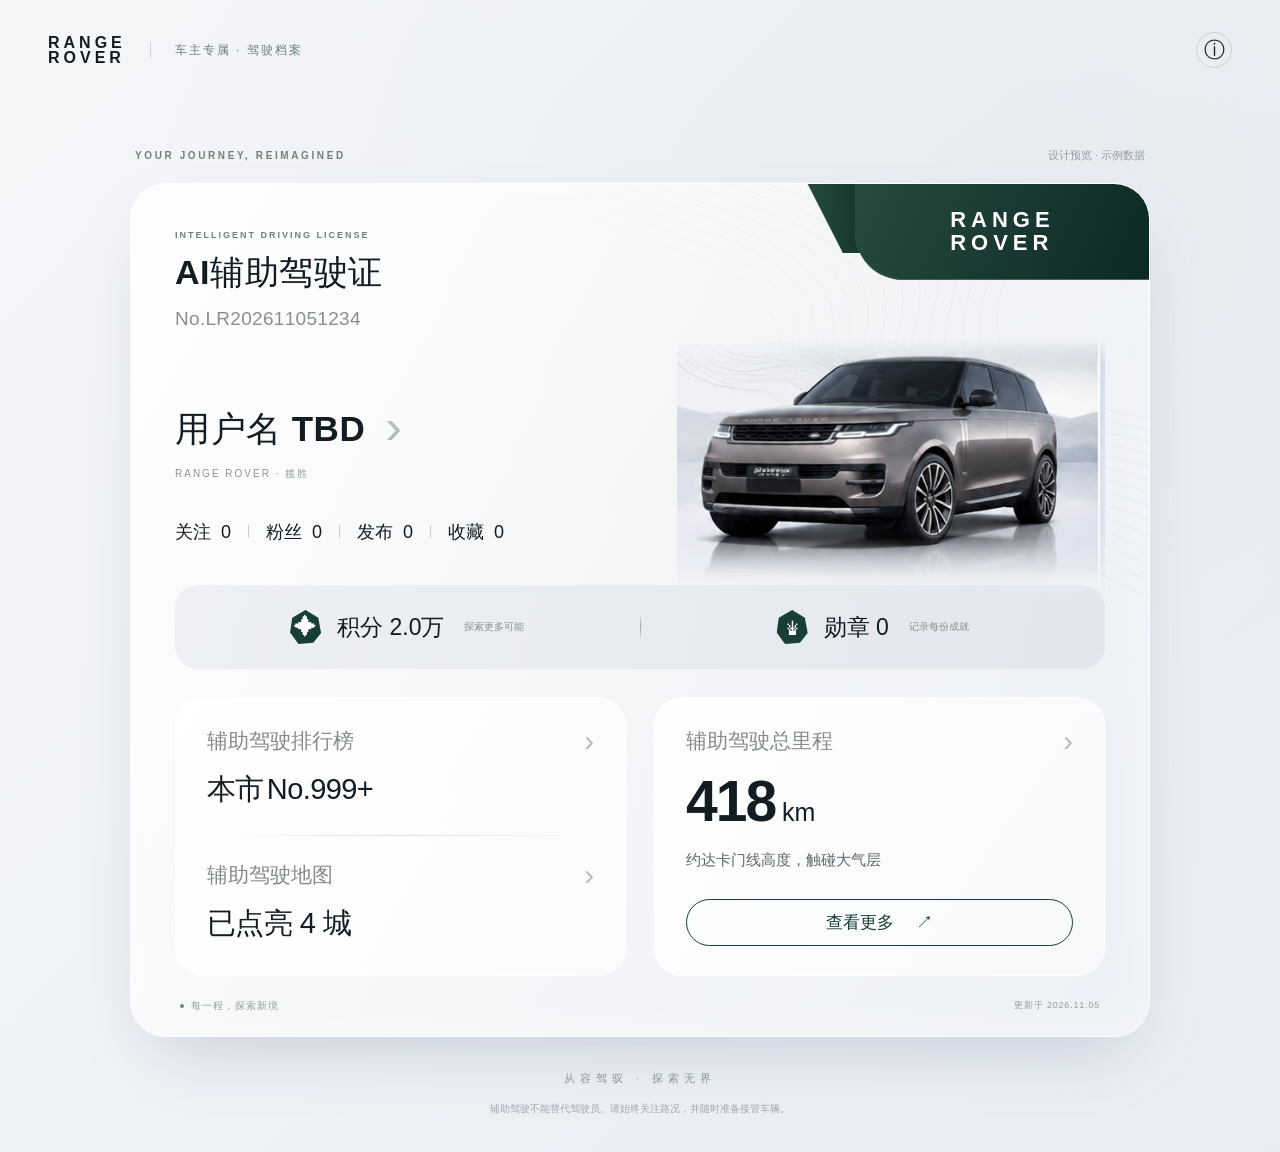
<file: index.html>
<!doctype html>
<html lang="zh-CN">
<head><meta charset="UTF-8"><meta name="viewport" content="width=device-width,initial-scale=1"><title>AI 辅助驾驶证 · Range Rover</title><link rel="stylesheet" href="styles.css"></head>
<body>
<header class="page-header"><a class="wordmark" href="./" aria-label="Range Rover 首页">RANGE<br>ROVER</a><span class="header-label">车主专属 · 驾驶档案</span><button class="round-button" id="help" aria-label="关于驾驶档案">ⓘ</button></header>
<main>
<div class="intro"><span class="eyebrow">YOUR JOURNEY, REIMAGINED</span><span class="preview">设计预览 · 示例数据</span></div>
<article class="license" aria-labelledby="license-title">
<div class="terrain" aria-hidden="true"><svg viewBox="0 0 900 550" preserveAspectRatio="xMidYMid slice"><defs><pattern id="contours" width="900" height="550" patternUnits="userSpaceOnUse"><g fill="none" stroke="currentColor" stroke-width="1"><path id="line" d="M210 -80 C140 90 510 20 460 210 S710 280 950 510"/><use href="#line" transform="translate(18,-8)"/><use href="#line" transform="translate(36,-16)"/><use href="#line" transform="translate(54,-24)"/><use href="#line" transform="translate(72,-32)"/><use href="#line" transform="translate(90,-40)"/><use href="#line" transform="translate(108,-48)"/><use href="#line" transform="translate(126,-56)"/><use href="#line" transform="translate(144,-64)"/><use href="#line" transform="translate(162,-72)"/><use href="#line" transform="translate(180,-80)"/><use href="#line" transform="translate(198,-88)"/><use href="#line" transform="translate(216,-96)"/><use href="#line" transform="translate(234,-104)"/></g></pattern></defs><rect width="900" height="550" fill="url(#contours)"/></svg></div>
<div class="brand-tab"><span>RANGE<br>ROVER</span></div>
<div class="license-heading"><div class="eyebrow small">INTELLIGENT DRIVING LICENSE</div><h1 id="license-title">AI辅助驾驶证</h1><p class="serial">No.LR202611051234</p></div>
<section class="owner"><div class="owner-info"><button class="owner-name" data-panel="profile">用户名 TBD <span class="chevron">›</span></button><span class="model">RANGE ROVER · 揽胜</span><div class="socials"><span>关注 <b>0</b></span><span>粉丝 <b>0</b></span><span>发布 <b>0</b></span><span>收藏 <b>0</b></span></div></div><div class="vehicle"><img src="assets/range-rover.png" alt="香槟银色路虎揽胜，前侧视角"></div></section>
<div class="rewards"><button data-panel="points"><span class="badge">✦</span><span>积分 <strong>2.0万</strong></span><span class="reward-hint">探索更多可能</span></button><span class="divider"></span><button data-panel="medals"><span class="badge crown">♛</span><span>勋章 <strong>0</strong></span><span class="reward-hint">记录每份成就</span></button></div>
<div class="stats"><section class="explore-card"><button class="stat-link" data-panel="ranking"><span class="stat-label">辅助驾驶排行榜 <span class="chevron">›</span></span><span class="rank">本市<span class="numeric">No.999+</span></span></button><div class="hairline"></div><a class="stat-link" href="footprints.html"><span class="stat-label">辅助驾驶地图 <span class="chevron">›</span></span><span class="city-count">已点亮 <strong>4</strong> 城</span></a></section><section class="mileage-card"><button class="stat-link" data-panel="mileage"><span class="stat-label">辅助驾驶总里程 <span class="chevron">›</span></span></button><div class="distance">418<span>km</span></div><p class="milestone">约达卡门线高度，触碰大气层</p><a class="outline-button" href="report.html">查看更多 <span>↗</span></a></section></div>
<div class="card-bottom"><span class="status-dot"></span> 每一程，探索新境 <span class="updated">更新于 2026.11.05</span></div>
</article>
<footer class="page-footer"><span>从容驾驭 · 探索无界</span><p>辅助驾驶不能替代驾驶员。请始终关注路况，并随时准备接管车辆。</p></footer>
</main>
<dialog id="details"><div class="dialog-top"><span class="eyebrow">YOUR DRIVING JOURNEY</span><button id="close-dialog" class="round-button" aria-label="关闭">×</button></div><h2 id="dialog-title"></h2><div id="dialog-content"></div><p class="dialog-note">当前为交互原型，所有数据仅用于设计演示。</p></dialog>
<script src="app.js"></script>
</body></html>
</file>
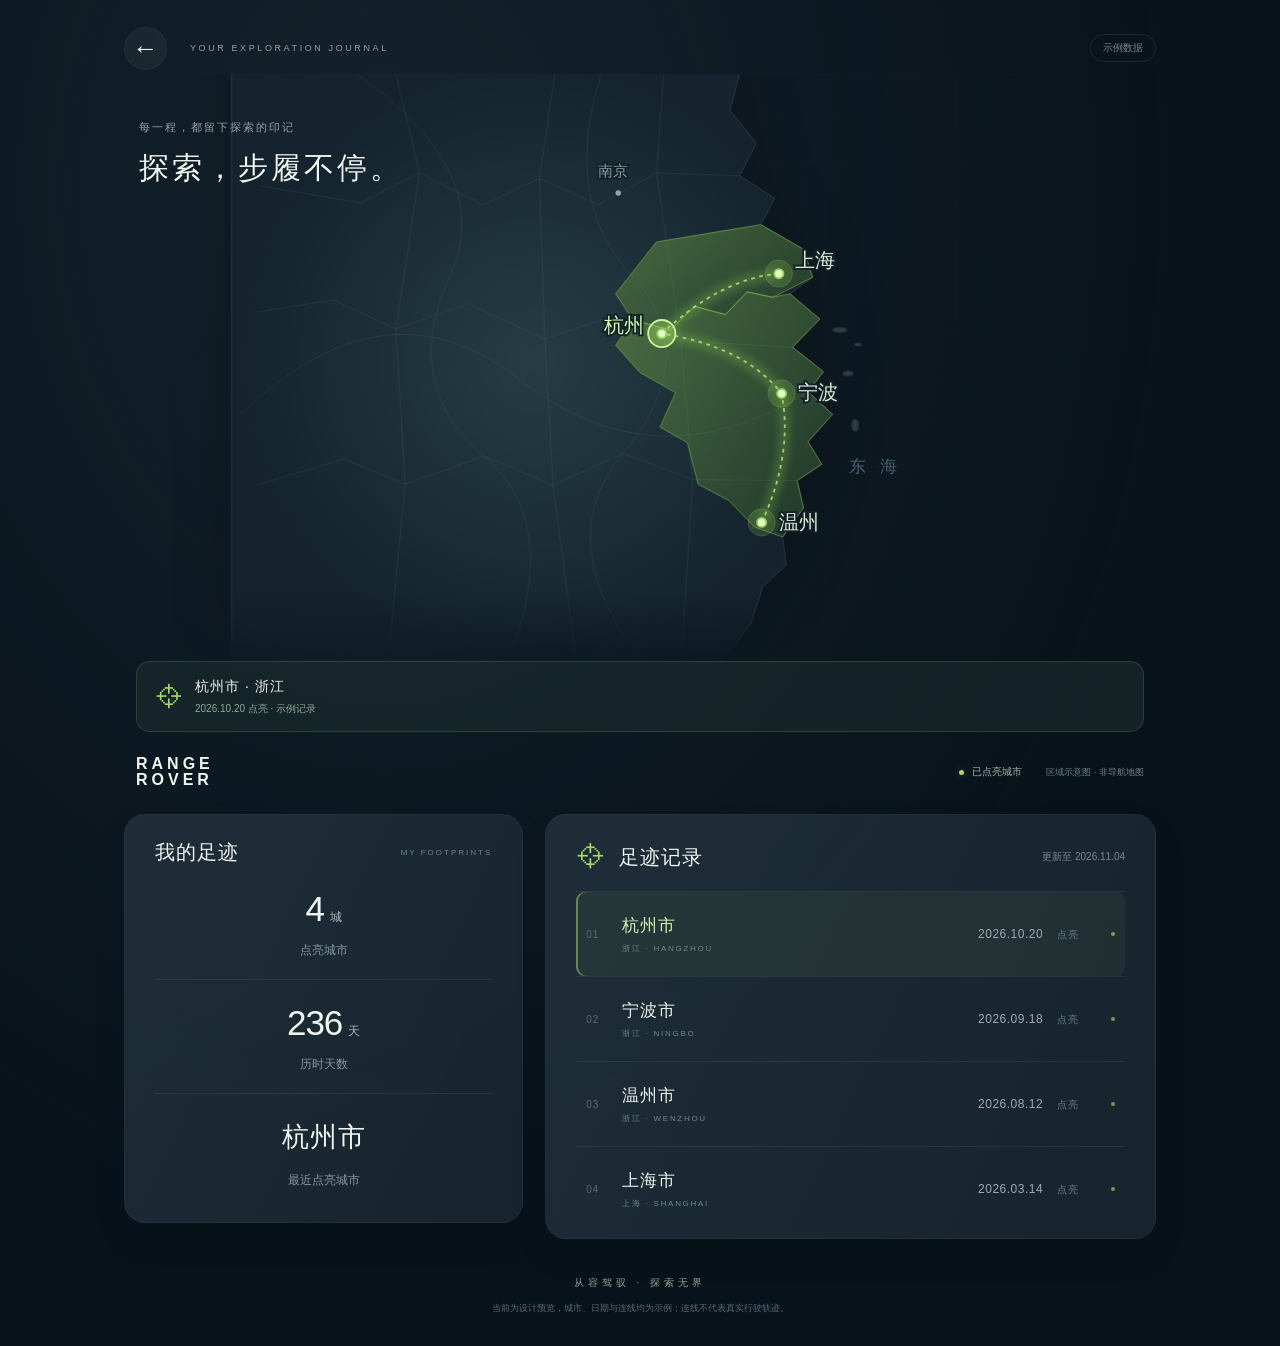
<file: footprints.html>
<!doctype html>
<html lang="zh-CN">
<head><meta charset="UTF-8"><meta name="viewport" content="width=device-width,initial-scale=1"><title>我的足迹 · Range Rover</title><link rel="stylesheet" href="footprints.css"></head>
<body>
<main class="footprints">
<header class="navigation"><a href="index.html" class="back" aria-label="返回驾驶证">←</a><span class="eyebrow">YOUR EXPLORATION JOURNAL</span><span class="preview">示例数据</span></header>
<section class="map-section" aria-labelledby="map-title">
<div class="map-heading"><p class="eyebrow">每一程，都留下探索的印记</p><h1 id="map-title">探索，步履不停。</h1></div>
<div class="map-frame"><svg class="map" viewBox="0 0 840 650" role="group" aria-labelledby="map-description"><title id="map-description">长三角及浙江沿海区域示意图，标记上海、杭州、宁波与温州四座城市。轮廓与位置仅为示意，不用于导航。</title><defs><radialGradient id="land"><stop stop-color="#263d45"/><stop offset="1" stop-color="#14232d"/></radialGradient><linearGradient id="lit" x1="0" y1="0" x2="1" y2="1"><stop stop-color="#91c94a" stop-opacity=".38"/><stop offset="1" stop-color="#6fb72e" stop-opacity=".14"/></linearGradient><filter id="glow"><feGaussianBlur stdDeviation="5"/></filter><pattern id="grid" width="48" height="48" patternUnits="userSpaceOnUse"><path d="M48 0H0V48" fill="none" stroke="#9cb0b8" stroke-opacity=".035"/></pattern></defs>
<rect width="840" height="650" fill="url(#grid)"/>
<g class="geography"><path d="M-30 -20H535L519 40 548 76 530 112 568 137 553 166 600 193 610 224 585 242 618 270 588 301 622 328 605 350 632 375 605 405 620 430 593 448 600 478 577 510 581 541 555 565 542 606 507 650H-30Z" fill="url(#land)" stroke="#597078" stroke-opacity=".4"/>
<g fill="none" stroke="#748588" stroke-opacity=".18" stroke-width="1"><path d="M0 123L112 142 177 109 247 144 309 115 374 144 438 109 530 112M0 262L82 249 151 281 230 253 315 292 386 268 465 294 588 301M0 452L94 424 161 452 248 421 324 453 401 418 478 447 593 448M151 0L177 109 151 281 161 452 142 650M326 0L309 115 315 292 324 453 350 650M446 0L438 109 465 294 478 447 465 650"/><path d="M-20 375Q140 220 288 337T605 350M78 -20Q267 99 211 221T248 421T265 670M384 -20Q328 133 410 221T401 418T450 680"/></g>
<path d="M438 185L553 166 600 193 610 224 566 246 538 240 514 265 480 256 453 282 412 271 393 242Z" fill="url(#lit)" stroke="#82b64b" stroke-opacity=".7"/>
<path d="M412 271L453 282 480 256 514 265 538 240 566 246 585 242 618 270 588 301 622 328 605 350 632 375 605 405 620 430 593 448 600 478 577 510 546 499 518 470 484 452 472 406 442 389 459 351 420 329 393 299Z" fill="url(#lit)" stroke="#82b64b" stroke-opacity=".65"/>
<g fill="#526c6d" opacity=".45"><ellipse cx="640" cy="282" rx="8" ry="3"/><ellipse cx="660" cy="298" rx="4" ry="2"/><ellipse cx="649" cy="330" rx="6" ry="3"/><ellipse cx="657" cy="387" rx="4" ry="7"/></g></g>
<path class="route-glow" d="M573 220Q510 225 444 286Q535 300 576 352Q589 419 554 494"/><path class="route" d="M573 220Q510 225 444 286Q535 300 576 352Q589 419 554 494"/>
<g class="city secondary"><circle cx="396" cy="131" r="3"/><text x="374" y="112">南京</text></g>
<g class="city" data-city="shanghai" role="button" tabindex="0" aria-pressed="false"><circle class="city-hit" cx="573" cy="220" r="25"/><circle class="halo" cx="573" cy="220" r="15"/><circle cx="573" cy="220" r="5"/><text x="591" y="213">上海</text></g>
<g class="city" data-city="hangzhou" role="button" tabindex="0" aria-pressed="false"><circle class="city-hit" cx="444" cy="286" r="25"/><circle class="halo" cx="444" cy="286" r="15"/><circle cx="444" cy="286" r="5"/><text x="380" y="284">杭州</text></g>
<g class="city" data-city="ningbo" role="button" tabindex="0" aria-pressed="false"><circle class="city-hit" cx="576" cy="352" r="25"/><circle class="halo" cx="576" cy="352" r="15"/><circle cx="576" cy="352" r="5"/><text x="594" y="358">宁波</text></g>
<g class="city" data-city="wenzhou" role="button" tabindex="0" aria-pressed="false"><circle class="city-hit" cx="554" cy="494" r="25"/><circle class="halo" cx="554" cy="494" r="15"/><circle cx="554" cy="494" r="5"/><text x="573" y="501">温州</text></g>
<text class="sea-label" x="650" y="438">东 海</text>
</svg></div>
<div class="city-detail" id="city-detail" role="status" aria-live="polite"><span class="detail-marker">⌖</span><div><strong id="detail-city">选择一座城市</strong><p id="detail-date">点击地图标记或下方足迹记录，查看点亮日期</p></div></div>
<div class="map-footer"><div class="wordmark">RANGE<br>ROVER</div><div class="map-key"><span class="dot"></span>已点亮城市 <span class="map-disclaimer">区域示意图 · 非导航地图</span></div></div>
</section>
<div class="cards">
<section class="summary glass" aria-labelledby="summary-title"><div class="card-heading"><h2 id="summary-title">我的足迹</h2><span class="section-en">MY FOOTPRINTS</span></div><div class="summary-grid"><div><strong>4<span>城</span></strong><p>点亮城市</p></div><div><strong>236<span>天</span></strong><p>历时天数</p></div><div><strong class="recent">杭州市</strong><p>最近点亮城市</p></div></div></section>
<section class="records glass" aria-labelledby="records-title"><div class="card-heading"><h2 id="records-title"><span class="pin">⌖</span> 足迹记录</h2><span class="update">更新至 2026.11.04</span></div><ol class="city-list"><li><button class="record-button" data-city="hangzhou" aria-pressed="false"><span class="city-number">01</span><div><h3>杭州市</h3><p>浙江 · HANGZHOU</p></div><time datetime="2026-10-20">2026.10.20 <span>点亮</span></time><span class="record-dot"></span></button></li><li><button class="record-button" data-city="ningbo" aria-pressed="false"><span class="city-number">02</span><div><h3>宁波市</h3><p>浙江 · NINGBO</p></div><time datetime="2026-09-18">2026.09.18 <span>点亮</span></time><span class="record-dot"></span></button></li><li><button class="record-button" data-city="wenzhou" aria-pressed="false"><span class="city-number">03</span><div><h3>温州市</h3><p>浙江 · WENZHOU</p></div><time datetime="2026-08-12">2026.08.12 <span>点亮</span></time><span class="record-dot"></span></button></li><li><button class="record-button" data-city="shanghai" aria-pressed="false"><span class="city-number">04</span><div><h3>上海市</h3><p>上海 · SHANGHAI</p></div><time datetime="2026-03-14">2026.03.14 <span>点亮</span></time><span class="record-dot"></span></button></li></ol></section>
</div><footer class="page-footer"><p>从容驾驭 · 探索无界</p><span>当前为设计预览，城市、日期与连线均为示例；连线不代表真实行驶轨迹。</span></footer>
</main><script src="footprints.js"></script></body></html>
</file>
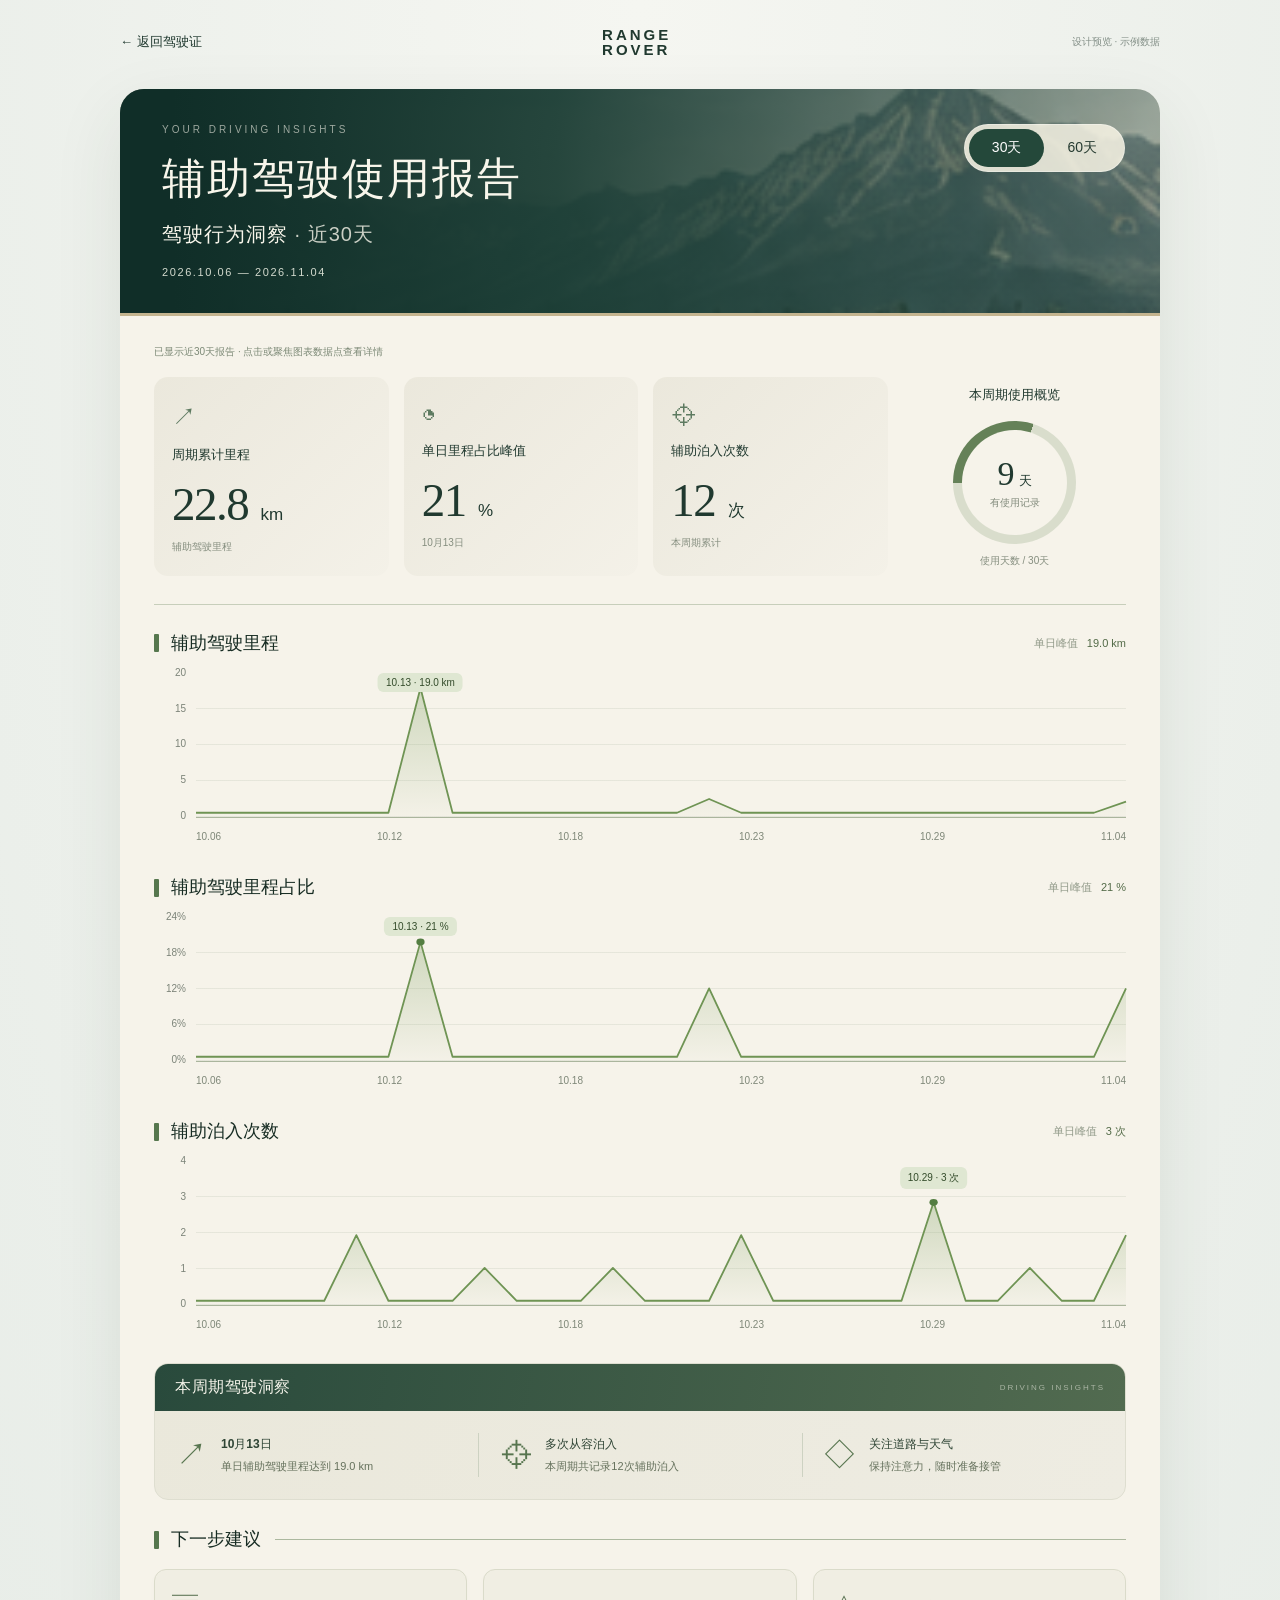
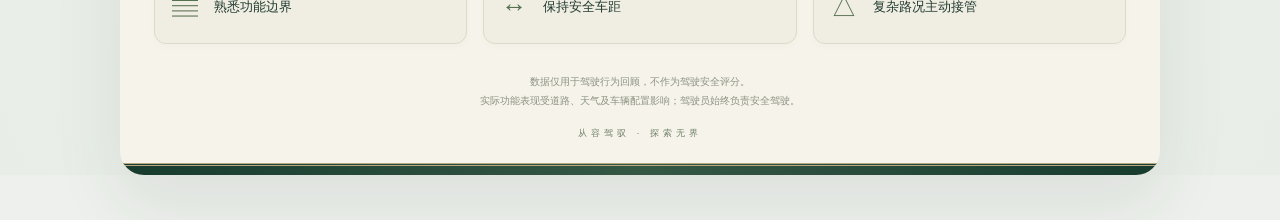
<file: report.html>
<!doctype html>
<html lang="zh-CN">
<head><meta charset="utf-8"><meta name="viewport" content="width=device-width,initial-scale=1"><title>辅助驾驶使用报告 · Range Rover</title><link rel="stylesheet" href="report.css"></head>
<body>
<nav class="navigation"><a href="index.html">← <span>返回驾驶证</span></a><div class="wordmark">RANGE<br>ROVER</div><span class="draft">设计预览 · 示例数据</span></nav>
<main class="report">
<header class="hero"><div class="hero-content"><p class="eyebrow">YOUR DRIVING INSIGHTS</p><h1>辅助驾驶使用报告</h1><p class="subtitle">驾驶行为洞察 <span>· 近30天</span></p><p class="date">2026.10.06 — 2026.11.04</p></div><div class="period" role="group" aria-label="报告周期"><button type="button" class="selected" data-days="30" aria-pressed="true">30天</button><button type="button" data-days="60" aria-pressed="false">60天</button></div></header>
<div class="content">
<p class="report-status" id="report-status" role="status" aria-live="polite"></p>
<section class="overview" aria-label="本周期使用概览">
<div class="metric"><span class="metric-icon">↗</span><h2>周期累计里程</h2><p class="value">22.8 <span>km</span></p><p class="caption">辅助驾驶里程</p></div>
<div class="metric"><span class="metric-icon">◔</span><h2>单日里程占比峰值</h2><p class="value">21 <span>%</span></p><p class="caption">10月13日</p></div>
<div class="metric"><span class="metric-icon">⌖</span><h2>辅助泊入次数</h2><p class="value">12 <span>次</span></p><p class="caption">本周期累计</p></div>
<div class="activity"><h2>本周期使用概览</h2><div class="ring"><div><strong>8<span>天</span></strong><small>有使用记录</small></div></div><p class="caption">使用天数 / 30天</p></div>
</section>
<section class="charts" aria-label="驾驶趋势">
<article class="chart-card"><div class="section-heading"><h2>辅助驾驶里程</h2><span>单日峰值 <b>19.0 km</b></span></div><div class="chart" role="img" aria-label="辅助驾驶里程示例趋势，10月13日峰值19公里"><div class="ticks"><span>20</span><span>15</span><span>10</span><span>5</span><span>0</span></div><div class="plot"><svg viewBox="0 0 900 170" preserveAspectRatio="none"><defs><linearGradient id="area" x1="0" y1="0" x2="0" y2="1"><stop stop-color="#86a56b" stop-opacity=".35"/><stop offset="1" stop-color="#86a56b" stop-opacity=".02"/></linearGradient></defs><path class="area" d="M0 168 L185 168 L210 165 L225 10 L240 162 L255 168 L465 168 L480 155 L495 161 L510 168 L870 168 L900 162 L900 170 L0 170Z"/><path class="line" d="M0 168 L185 168 L210 165 L225 10 L240 162 L255 168 L465 168 L480 155 L495 161 L510 168 L870 168 L900 162"/><circle cx="225" cy="10" r="4"/></svg><span class="annotation">19.0 km</span></div><div class="dates"><span>10.06</span><span>10.11</span><span>10.16</span><span>10.21</span><span>10.26</span><span>11.04</span></div></div></article>
<article class="chart-card"><div class="section-heading"><h2>辅助驾驶里程占比</h2><span>单日峰值 <b>21%</b></span></div><div class="chart" role="img" aria-label="辅助驾驶里程占比示例趋势，峰值百分之21"><div class="ticks"><span>24%</span><span>18%</span><span>12%</span><span>6%</span><span>0</span></div><div class="plot"><svg viewBox="0 0 900 170" preserveAspectRatio="none"><path class="area" d="M0 168 L190 168 L210 150 L225 22 L244 155 L260 168 L450 168 L480 125 L510 168 L870 168 L900 160 L900 170 L0 170Z"/><path class="line" d="M0 168 L190 168 L210 150 L225 22 L244 155 L260 168 L450 168 L480 125 L510 168 L870 168 L900 160"/><circle cx="225" cy="22" r="4"/></svg><span class="annotation second">21%</span></div><div class="dates"><span>10.06</span><span>10.11</span><span>10.16</span><span>10.21</span><span>10.26</span><span>11.04</span></div></div></article>
<article class="chart-card"><div class="section-heading"><h2>辅助泊入次数</h2><span>单日峰值 <b>3次</b></span></div><div class="chart" role="img" aria-label="辅助泊入次数示例趋势，单日峰值3次"><div class="ticks"><span>4</span><span>3</span><span>2</span><span>1</span><span>0</span></div><div class="plot"><svg viewBox="0 0 900 170" preserveAspectRatio="none"><path class="area" d="M0 168 L150 168 L180 84 L210 168 L240 84 L270 168 L300 126 L360 126 L390 84 L420 84 L450 168 L630 168 L660 84 L690 168 L720 42 L750 168 L840 168 L900 84 L900 170 L0 170Z"/><path class="line" d="M0 168 L150 168 L180 84 L210 168 L240 84 L270 168 L300 126 L360 126 L390 84 L420 84 L450 168 L630 168 L660 84 L690 168 L720 42 L750 168 L840 168 L900 84"/><circle cx="720" cy="42" r="4"/></svg><span class="annotation third">3 次</span></div><div class="dates"><span>10.06</span><span>10.11</span><span>10.16</span><span>10.21</span><span>10.26</span><span>11.04</span></div></div></article>
</section>
<section class="insights"><h2>本周期驾驶洞察 <span>DRIVING INSIGHTS</span></h2><div class="insight-grid"><div><span class="insight-icon">↗</span><p><strong>10月13日</strong><br>辅助驾驶里程达到周期峰值</p></div><div><span class="insight-icon">⌖</span><p><strong>多次从容泊入</strong><br>本周期共记录12次辅助泊入</p></div><div><span class="insight-icon">◇</span><p><strong>关注道路与天气</strong><br>保持注意力，随时准备接管</p></div></div></section>
<section class="suggestions"><div class="section-heading"><h2>下一步建议</h2><span class="rule"></span></div><div class="suggestion-grid"><div><span>▤</span>熟悉功能边界</div><div><span>↔</span>保持安全车距</div><div><span>△</span>复杂路况主动接管</div></div></section>
<footer><p>数据仅用于驾驶行为回顾，不作为驾驶安全评分。</p><p>实际功能表现受道路、天气及车辆配置影响；驾驶员始终负责安全驾驶。</p><span>从容驾驭 · 探索无界</span></footer>
</div><div class="bottom-strip"></div>
</main>
<script src="report.js"></script>
</body></html>
</file>
<file: styles.css>
:root{font-family:-apple-system,BlinkMacSystemFont,"Segoe UI","PingFang SC","Microsoft YaHei",sans-serif;color:#131c21;background:#edf0f5;font-synthesis:none;--green:#173f35;--muted:#858b8b}*{box-sizing:border-box}body{margin:0;min-height:100vh;background:radial-gradient(ellipse at 80% 20%,#dce3ea66,transparent 60%),linear-gradient(135deg,#f5f6f8,#e8edf4)}button,a{-webkit-tap-highlight-color:transparent}button{font:inherit;color:inherit;cursor:pointer}button:focus-visible,a:focus-visible{outline:3px solid #9ba978;outline-offset:5px}button{border:0;background:none}a{color:inherit;text-decoration:none}.page-header{max-width:1280px;margin:auto;padding:32px 48px;display:flex;align-items:center;gap:24px}.wordmark{font-size:16px;line-height:.95;letter-spacing:4px;font-weight:800}.header-label{font-size:12px;letter-spacing:2px;color:#737d80;border-left:1px solid #cbd1d3;padding-left:24px}.round-button{width:36px;height:36px;border:1px solid #cbd1d3;border-radius:50%;font-size:21px;display:grid;place-items:center}.page-header .round-button{margin-left:auto}main{width:min(1020px,calc(100% - 80px));margin:34px auto 0}.intro{display:flex;justify-content:space-between;align-items:center;margin:0 5px 20px}.eyebrow{font-size:10px;letter-spacing:2.6px;color:#70817c;font-weight:600}.preview{font-size:11px;color:#929b9f}.license{position:relative;isolation:isolate;border:1.5px solid #fff;border-radius:36px;padding:44px 36px 0;background:linear-gradient(120deg,#ffffffec,#f7f8f9b8 50%,#edf0f6ce);box-shadow:0 30px 70px -28px #77889f66,inset 0 0 50px #fff7;overflow:hidden}.terrain{position:absolute;right:0;top:0;width:75%;height:62%;z-index:-1;color:#a5b3b9;opacity:.15;mask-image:linear-gradient(90deg,transparent,#000)}.terrain svg{height:100%;width:100%}.brand-tab{position:absolute;right:-1px;top:-1px;width:29%;height:91px;background:linear-gradient(115deg,#264b40,#0c2924);border-radius:0 34px 0 48px;display:grid;place-items:center;color:#fff;box-shadow:inset 0 -1px #466357}.brand-tab:before{content:"";position:absolute;left:-30px;top:0;width:48px;height:70px;background:inherit;transform:skew(27deg);z-index:-1}.brand-tab span{font-weight:750;font-size:22px;letter-spacing:5px;line-height:1.03}.small{font-size:9px;letter-spacing:2px;margin-bottom:10px}h1{font-size:34px;margin:0;font-weight:650;letter-spacing:.5px}.serial{color:#8a8f91;font-size:19px;margin:12px 0 0;font-weight:350;letter-spacing:.3px}.owner{position:relative;min-height:225px;display:flex;align-items:center;margin-top:15px}.owner-info{position:relative;z-index:2;width:60%;padding-top:20px}.owner-name{font-size:35px;letter-spacing:.5px;font-weight:600;padding:0;text-align:left}.chevron{color:#b5bbbd;font-weight:300;display:inline-block;margin-left:10px;font-size:1.4em;vertical-align:-.04em;line-height:.7}.model{display:block;font-size:10px;letter-spacing:2px;color:#8b9691;margin-top:14px}.socials{display:flex;gap:0;margin-top:39px;font-size:18px;white-space:nowrap}.socials span+span:before{content:"";display:inline-block;width:1px;height:13px;background:#c9ced0;margin:0 17px}.socials b{font-weight:400;margin-left:5px}.vehicle{position:absolute;width:52%;right:-13px;top:1px;z-index:1}.vehicle img{display:block;width:100%;mix-blend-mode:multiply;mask-image:linear-gradient(to bottom,transparent 0%,#000 9%,#000 77%,transparent 100%);filter:contrast(1.02)}.rewards{display:flex;border-radius:23px;background:linear-gradient(100deg,#e8ebefb0,#e0e4ebc9);align-items:center;padding:24px 0}.rewards button{width:50%;display:flex;justify-content:center;align-items:center;gap:14px;font-size:23px}.rewards strong{font-weight:450}.badge{background:var(--green);width:31px;height:34px;display:grid;place-items:center;color:white;clip-path:polygon(50% 0,91% 23%,100% 68%,75% 96%,27% 100%,0 66%,7% 23%);font-size:23px}.reward-hint{display:none}.divider{height:26px;width:1px;background:linear-gradient(transparent,#9ba5ab,transparent)}.stats{display:grid;grid-template-columns:1fr 1fr;gap:24px;margin-top:28px}.explore-card,.mileage-card{border:1px solid #ffffffbb;border-radius:28px;background:linear-gradient(125deg,#ffffffd9,#ffffff8c);padding:27px 29px}.stat-link{text-align:left;display:block;width:100%;padding:0}.stat-label{color:var(--muted);font-size:21px;display:flex;justify-content:space-between;align-items:center}.rank,.city-count{display:block;font-size:29px;margin-top:15px;font-weight:400;letter-spacing:-.6px}.numeric{margin-left:3px}.hairline{height:1px;background:linear-gradient(90deg,transparent,#dce1e4,transparent);margin:25px 0}.city-count strong{font-weight:500}.distance{font-size:57px;letter-spacing:-2px;font-weight:550;line-height:1.2;margin-top:12px}.distance span{font-size:25px;letter-spacing:0;font-weight:400;margin-left:7px}.milestone{font-size:15px;margin:12px 0 26px;color:#5c6568;line-height:1.7}.outline-button{border:1.5px solid var(--green);border-radius:30px;min-width:158px;padding:11px 23px;font-size:17px;color:var(--green);display:flex;gap:22px;align-items:center;justify-content:center;transition:background .2s,color .2s}.outline-button:hover{background:var(--green);color:#fff}.card-bottom{display:flex;align-items:center;gap:7px;font-size:10px;letter-spacing:1px;color:#929d9c;padding:23px 5px}.status-dot{height:4px;width:4px;background:#678b75;border-radius:50%}.updated{margin-left:auto;font-size:9px;letter-spacing:.8px}.page-footer{text-align:center;padding:31px 0 24px;color:#8b9799}.page-footer>span{font-size:11px;letter-spacing:5px}.page-footer p{font-size:10px;margin-top:14px;color:#a0a8ac;line-height:1.8}dialog{border:1px solid white;border-radius:26px;padding:28px;max-width:470px;width:calc(100% - 36px);color:#17342d;background:#f7f9f8;box-shadow:0 24px 90px #071e2930}dialog::backdrop{background:#14293066;backdrop-filter:blur(5px)}.dialog-top{display:flex;align-items:center;justify-content:space-between}dialog h2{font-size:25px;margin:24px 0}#dialog-content{font-size:15px;line-height:1.9;color:#596c65}.dialog-note{border-top:1px solid #dce4df;margin-top:25px;padding-top:15px;font-size:11px;color:#919e98}.detail-value{display:block;font-size:48px;color:#173f35;font-weight:600}.city-list{display:grid;grid-template-columns:1fr 1fr;gap:10px}.city-list span{padding:14px;border-radius:12px;background:#e9eee9;color:#345d48}
@media(min-width:1100px){main{margin-top:48px}.license{padding:46px 44px 0}.owner{min-height:240px}.rewards button{gap:16px}.reward-hint{display:inline;font-size:10px;color:#87928e;margin-left:4px}.stats{gap:28px}.explore-card,.mileage-card{padding:29px 31px}.brand-tab{height:97px}.vehicle{width:49%;right:0;top:-8px}}
@media(max-width:700px){.page-header{padding:24px}.wordmark{font-size:13px;letter-spacing:3px}.header-label{font-size:10px;padding-left:16px;letter-spacing:1px}.page-header{gap:16px}main{width:calc(100% - 32px);margin-top:21px}.intro{margin-bottom:14px}.eyebrow{font-size:8px;letter-spacing:1.6px}.preview{font-size:9px}.license{padding:28px 20px 0;border-radius:27px}.small{display:none}.brand-tab{width:31%;height:67px;border-radius:0 25px 0 34px}.brand-tab span{font-size:15px;letter-spacing:3px}.brand-tab:before{height:45px;left:-18px;width:27px}h1{font-size:24px}.serial{font-size:13px;margin-top:10px}.owner{min-height:207px;margin-top:12px;align-items:flex-start}.owner-info{width:100%;padding-top:29px}.owner-name{font-size:25px}.model{font-size:8px;letter-spacing:1px;margin-top:9px}.vehicle{width:68%;right:-15px;top:47px}.socials{font-size:13px;position:relative;margin-top:91px;z-index:2}.socials span+span:before{height:10px;margin:0 11px}.rewards{padding:18px 0;border-radius:17px}.rewards button{font-size:17px;gap:9px}.badge{width:24px;height:26px;font-size:18px}.stats{gap:12px;margin-top:18px}.explore-card,.mileage-card{padding:20px 16px;border-radius:21px}.stat-label{font-size:14px;line-height:1.4;white-space:nowrap}.stat-label .chevron{margin-left:4px}.rank,.city-count{font-size:20px;letter-spacing:-.7px;margin-top:13px}.hairline{margin:22px 0}.distance{font-size:39px;margin-top:15px}.distance span{font-size:17px;margin-left:4px}.milestone{font-size:11px;margin:11px 0 23px;line-height:1.7}.outline-button{font-size:13px;padding:9px 13px;min-width:0;gap:14px}.card-bottom{padding:20px 0;font-size:8px;letter-spacing:.4px}.updated{font-size:8px}.page-footer{padding-top:25px}.page-footer p{font-size:9px;padding:0 10px}}
@media(max-width:360px){.license{padding-left:15px;padding-right:15px}h1{font-size:22px}.brand-tab span{font-size:13px}.stats{gap:9px}.explore-card,.mileage-card{padding:18px 12px}.stat-label{font-size:12px}.rank,.city-count{font-size:18px}.rewards button{font-size:15px}.socials{font-size:12px}}
@media(prefers-reduced-motion:reduce){*{transition:none!important}}
/* Keep the vehicle inside its own row at intermediate and mobile widths. */
.vehicle{width:46%;top:-5px;max-width:430px;pointer-events:none}
@media(max-width:700px){.vehicle{width:62%;max-width:290px;top:22px;right:-10px}.owner{min-height:207px}}
</file>
<file: footprints.css>
:root{color-scheme:dark;font-family:-apple-system,BlinkMacSystemFont,"PingFang SC","Microsoft YaHei",sans-serif;color:#f0f5ef;background:#08121a;font-synthesis:none;--accent:#a5dc65;--muted:#7c8e99}*{box-sizing:border-box}body{margin:0;background:radial-gradient(ellipse at 30% 14%,#20333e80,transparent 65%),#08121a;min-height:100vh}a{color:inherit;text-decoration:none}a:focus-visible{outline:2px solid var(--accent);outline-offset:5px}.footprints{max-width:1100px;margin:auto;padding:0 34px}.navigation{height:96px;display:flex;align-items:center;gap:23px;position:relative;z-index:2}.back{width:43px;height:43px;border-radius:50%;display:grid;place-items:center;background:#ffffff0c;border:1px solid #ffffff0b;font-size:26px;font-weight:300}.eyebrow{font-size:9px;letter-spacing:2.6px;color:#90a2a9}.preview{margin-left:auto;font-size:10px;color:#738590;border:1px solid #768b912f;border-radius:20px;padding:6px 12px}.map-section{position:relative}.map-heading{position:absolute;left:15px;top:15px;z-index:1;pointer-events:none}.map-heading .eyebrow{letter-spacing:2px;font-size:11px}h1{font-size:30px;font-weight:400;letter-spacing:3px;margin:13px 0}.map-frame{height:580px;overflow:hidden;margin-top:-22px;mask-image:linear-gradient(to bottom,#000 88%,transparent)}.map{width:100%;height:100%;display:block}.geography{filter:drop-shadow(0 0 30px #0004)}.route{fill:none;stroke:#b8ee80;stroke-width:2;stroke-dasharray:4 5;opacity:.8}.route-glow{fill:none;stroke:#a2e858;stroke-width:9;opacity:.28;filter:url(#glow)}.city circle{fill:#e1ffc6;stroke:#98cf62;stroke-width:2}.city .halo{fill:#93cf5330;stroke:#aad97833;stroke-width:1}.city text{fill:#ddebcf;font-size:22px;font-weight:500;paint-order:stroke;stroke:#10202a;stroke-width:4px}.secondary text{font-size:17px;fill:#8a9e9c}.secondary circle{fill:#92a7a0;stroke:none}.sea-label{font-size:19px;fill:#45606e;letter-spacing:5px}.map-footer{display:flex;align-items:center;justify-content:space-between;position:relative;margin:-24px 12px 26px;gap:18px}.wordmark{font-size:16px;font-weight:800;letter-spacing:4px;line-height:1}.map-key{display:flex;align-items:center;gap:8px;font-size:10px;color:#a4b7ab}.dot,.record-dot{display:inline-block;height:5px;width:5px;border-radius:50%;background:var(--accent);box-shadow:0 0 10px #a7db5b55}.map-disclaimer{font-size:9px;color:#6d828e;margin-left:16px}.cards{position:relative;z-index:1}.glass{background:linear-gradient(115deg,#20303be6,#192630e8);border:1px solid #8aa2af13;border-radius:21px;box-shadow:0 16px 36px #00000012}.summary{padding:24px 30px}.card-heading{display:flex;align-items:center;justify-content:space-between;gap:15px}h2{font-size:20px;font-weight:500;margin:0;letter-spacing:1px}.section-en{font-size:8px;letter-spacing:2px;color:#6f8490}.summary-grid{display:grid;grid-template-columns:repeat(3,1fr);margin:30px 0 7px;text-align:center}.summary-grid>div+div{border-left:1px solid #afc4d02b}.summary-grid strong{font-size:39px;letter-spacing:-1px;font-weight:400;line-height:1.4;font-variant-numeric:tabular-nums}.summary-grid strong span{font-size:12px;margin-left:6px;color:#b0bdbf;letter-spacing:0}.summary-grid .recent{font-size:29px;line-height:1.9;letter-spacing:1px}.summary-grid p{font-size:12px;color:#8597a1;margin:9px 0 0}.records{margin-top:22px;padding:26px 30px 7px}.pin{color:var(--accent);margin-right:8px;font-size:27px;vertical-align:-1px}.update{font-size:10px;color:#748994}.city-list{list-style:none;margin:19px 0 0;padding:0}.city-list li{display:flex;align-items:center;gap:23px;padding:22px 0;border-top:1px solid #a5bdc51a}.city-number{font-size:10px;color:#526c7a;font-variant-numeric:tabular-nums;letter-spacing:1px}.city-list h3{font-size:17px;font-weight:400;letter-spacing:1px;margin:0}.city-list p{font-size:8px;letter-spacing:1.7px;color:#708793;margin:6px 0 0}.city-list time{margin-left:auto;font-size:12px;color:#9aabb3;letter-spacing:.5px;font-variant-numeric:tabular-nums}.city-list time span{color:#667f8b;margin-left:10px;font-size:10px}.record-dot{margin-left:10px;opacity:.65;width:4px;height:4px}.page-footer{text-align:center;padding:27px 10px 30px}.page-footer p{font-size:10px;letter-spacing:4px;color:#91a393}.page-footer>span{font-size:9px;color:#536b79;line-height:1.8;display:block}
@media(min-width:1000px){.cards{display:grid;grid-template-columns: .85fr 1.3fr;align-items:start;gap:22px}.records{margin:0}.summary-grid{grid-template-columns:1fr;margin-top:18px;gap:20px}.summary-grid>div+div{border-left:0;border-top:1px solid #afc4d018;padding-top:18px}.summary-grid strong{font-size:35px}.summary-grid .recent{font-size:27px}.summary{padding-bottom:26px}.map-frame{height:590px}.map-heading{top:35px}.map-footer{margin-top:-32px}}
@media(max-width:600px){.footprints{padding:0 16px}.navigation{height:77px;gap:13px}.navigation>.eyebrow{font-size:7px;letter-spacing:1.3px}.back{width:37px;height:37px;font-size:23px}.preview{font-size:8px;padding:5px 9px}.map-heading{left:7px;top:9px}.map-heading .eyebrow{font-size:8px;letter-spacing:1px}h1{font-size:23px;margin-top:10px;letter-spacing:2px}.map-frame{height:470px;margin:-5px -16px 0}.map{width:125%;max-width:none;margin-left:-13%}.map-footer{margin:-8px 3px 21px;align-items:flex-end}.wordmark{font-size:12px;letter-spacing:3px}.map-key{font-size:9px;gap:6px;flex-wrap:wrap;max-width:180px;justify-content:flex-end}.map-disclaimer{font-size:8px;margin-left:0;width:100%;text-align:right;margin-top:4px}.glass{border-radius:17px}.summary{padding:20px 18px}.card-heading{gap:9px}h2{font-size:17px}.section-en{font-size:6px;letter-spacing:1.2px}.summary-grid{margin:23px 0 3px}.summary-grid strong{font-size:30px}.summary-grid strong span{font-size:10px;margin-left:3px}.summary-grid .recent{font-size:20px;line-height:2.1}.summary-grid p{font-size:10px;margin-top:7px}.records{padding:19px 18px 2px;margin-top:16px}.pin{font-size:22px;margin-right:3px}.update{font-size:8px}.city-list{margin-top:15px}.city-list li{gap:13px;padding:18px 0}.city-list h3{font-size:15px}.city-list p{font-size:7px;letter-spacing:1px}.city-list time{font-size:10px;letter-spacing:0}.city-list time span{font-size:9px;margin-left:4px}.record-dot{display:none}.city-number{font-size:8px}.page-footer{padding:22px 4px}.page-footer>span{font-size:8px}.page-footer p{font-size:9px}}
@media(max-width:360px){.navigation>.eyebrow{letter-spacing:.5px;font-size:6px}.map-frame{height:430px}.summary-grid .recent{font-size:18px}.summary-grid strong{font-size:27px}.update{font-size:7px}.city-list li{gap:9px}}
.city[data-city]{cursor:pointer;outline:none}.city .city-hit{fill:transparent;stroke:none}.city[data-city]:hover .halo,.city.is-selected .halo,.city[data-city]:focus-visible .halo{fill:#b0ee6b55;stroke:#c8f895;stroke-width:2}.city.is-selected text{fill:#d6ffa8}.city[data-city]:focus-visible text{text-decoration:underline}.city-detail{position:relative;display:flex;align-items:center;gap:14px;margin:-3px 12px 24px;padding:15px 18px;border:1px solid #a6db652b;border-radius:14px;background:#182b2caa}.detail-marker{font-size:26px;color:var(--accent)}.city-detail strong{font-size:14px;font-weight:500;letter-spacing:1px}.city-detail p{font-size:10px;color:#8ea796;margin:6px 0 0}.city-list li{display:block;padding:0}.record-button{display:flex;align-items:center;gap:23px;padding:22px 10px;width:100%;border:0;background:transparent;color:inherit;text-align:left;font:inherit;cursor:pointer;border-radius:9px;transition:background .15s}.record-button:hover{background:#a5dc6508}.record-button.is-selected{background:#a5dc650d;box-shadow:inset 2px 0 #a5dc6580}.record-button.is-selected h3{color:#d5f4b5}.record-button:focus-visible{outline:2px solid var(--accent);outline-offset:-2px}@media(max-width:600px){.city-detail{margin:0 3px 18px;padding:12px 14px;gap:11px}.city-detail strong{font-size:12px}.city-detail p{font-size:9px;line-height:1.6}.record-button{gap:13px;padding:18px 6px}.city-list li{padding:0}}@media(max-width:360px){.record-button{gap:9px}}@media(prefers-reduced-motion:reduce){.record-button{transition:none}}

/* Leave clear space between city details and the map legend. */
.map-footer{margin-top:0}
@media(min-width:1000px){.map-footer{margin-top:0}}
</file>
<file: report.css>
:root{font-family:-apple-system,BlinkMacSystemFont,"PingFang SC","Microsoft YaHei",sans-serif;color:#20392f;background:#edf0ec;font-synthesis:none}*{box-sizing:border-box}body{margin:0;background:radial-gradient(ellipse at top,#f5f6f1,#e8ede8);min-height:100vh}a{color:inherit;text-decoration:none}a:focus-visible{outline:3px solid #8c9e65;outline-offset:6px}.navigation{max-width:1100px;margin:auto;padding:27px 30px;display:flex;align-items:center;justify-content:space-between;gap:16px}.navigation a{font-size:13px}.wordmark{font-weight:800;line-height:1;letter-spacing:3px;font-size:15px}.draft{font-size:10px;color:#849088}.report{width:min(1040px,calc(100% - 48px));margin:5px auto 45px;border-radius:24px;overflow:hidden;background:#f6f3ea;box-shadow:0 25px 70px #263c2d18}.hero{position:relative;min-height:224px;padding:35px 42px;color:#f8f6eb;background:linear-gradient(90deg,#102e28 5%,#183b32e8 42%,#173d3260),url('assets/report-mountains.png') center right/cover;border-bottom:3px solid #c4b48f}.hero-content{position:relative;z-index:1}.eyebrow{font-size:10px;letter-spacing:3px;opacity:.6;margin:0 0 15px}h1{font-family:"Songti SC","STSong",serif;font-size:43px;font-weight:500;margin:0;letter-spacing:2px}.subtitle{font-size:20px;letter-spacing:1px;margin:13px 0}.subtitle span{opacity:.8}.date{font-size:11px;letter-spacing:1.6px;color:#d3dace;margin:18px 0 0}.period{position:absolute;top:35px;right:35px;display:flex;padding:4px;background:#f8f5e6da;border:1px solid #ffffff50;border-radius:40px;color:#263b31}.period span{font-size:14px;padding:10px 23px;border-radius:30px}.period .selected{background:#24483a;color:#fff}.content{padding:28px 34px 0}.overview{display:grid;grid-template-columns:repeat(3,1fr) .95fr;gap:15px;padding-bottom:28px;border-bottom:1px solid #c7cebb}.metric{background:linear-gradient(135deg,#e6e3d6b0,#eeece34a);border-radius:14px;padding:24px 18px 18px}.metric h2,.activity h2{font-size:13px;font-weight:600;margin:0;line-height:1.6}.metric-icon{font-size:24px;color:#5d7a60;display:block;margin-bottom:12px}.value{font-family:Georgia,"Times New Roman",serif;font-size:47px;margin:11px 0 9px;white-space:nowrap;letter-spacing:-1.5px}.value span{font-family:-apple-system,BlinkMacSystemFont,sans-serif;font-size:17px;letter-spacing:0;margin-left:2px}.caption{font-size:10px;color:#858e7f;margin:0}.activity{text-align:center;padding:8px 0}.ring{width:123px;height:123px;border-radius:50%;margin:15px auto 10px;background:conic-gradient(#658158 0 26.67%,#d9ddcc 26.67% 100%);padding:9px;transform:rotate(-90deg)}.ring>div{height:100%;border-radius:50%;background:#f6f3ea;display:flex;align-items:center;justify-content:center;flex-direction:column;transform:rotate(90deg)}.ring strong{font-family:Georgia,serif;font-size:34px;font-weight:500}.ring strong span{font-family:sans-serif;font-size:13px;margin-left:4px}.ring small{font-size:10px;color:#828b7c;margin-top:3px}.charts{margin-top:26px}.chart-card{margin-bottom:31px}.section-heading{display:flex;align-items:center;justify-content:space-between;gap:14px;margin-bottom:17px}.section-heading h2{font-size:18px;line-height:1.4;margin:0;display:flex;align-items:center;gap:12px;color:#172c23}.section-heading h2:before{content:"";width:5px;height:18px;border-radius:1px;background:#56774e}.section-heading>span{font-size:11px;color:#919a89}.section-heading b{color:#526a47;font-weight:500;margin-left:6px}.chart{position:relative;padding:0 0 26px 42px}.plot{height:145px;position:relative;background:repeating-linear-gradient(to top,#cdd2c366 0,#cdd2c366 1px,transparent 1px,transparent 25%);border-bottom:1px solid #aab59d}.plot svg{width:100%;height:100%;overflow:visible}.line{fill:none;stroke:#6f9454;stroke-width:1.8;vector-effect:non-scaling-stroke;stroke-linejoin:round}.area{fill:url(#area)}circle{fill:#547e42}.ticks{position:absolute;left:0;top:-6px;bottom:23px;display:flex;flex-direction:column;justify-content:space-between;font-size:10px;color:#7b8378;width:32px;text-align:right}.dates{display:flex;justify-content:space-between;font-size:10px;color:#7e8778;position:absolute;left:42px;right:0;bottom:2px}.annotation{position:absolute;top:-13px;left:calc(25% + 10px);padding:4px 9px;background:#dfe7d2;border-radius:7px;font-size:11px;white-space:nowrap;color:#344c2b}.annotation.second{top:0}.annotation.third{left:calc(80% - 12px);top:7px}.insights{border:1px solid #deded0;border-radius:14px;background:linear-gradient(110deg,#eae8db,#eeece2);overflow:hidden;margin-top:4px}.insights h2{margin:0;padding:13px 20px;color:#f6f5eb;background:linear-gradient(100deg,#294a3c,#526b50);font-size:16px;letter-spacing:.5px;display:flex;justify-content:space-between;align-items:center}.insights h2 span{font-size:8px;font-weight:400;letter-spacing:2px;opacity:.55}.insight-grid{display:grid;grid-template-columns:repeat(3,1fr);padding:22px 0}.insight-grid>div{display:flex;gap:14px;align-items:center;padding:0 21px}.insight-grid>div+div{border-left:1px solid #cdd2c2}.insight-icon{font-size:31px;color:#57754f}.insight-grid p{font-size:11px;line-height:1.9;margin:0;color:#65715c}.insight-grid strong{font-size:12px;font-weight:600;color:#2e4434}.suggestions{margin-top:27px}.rule{height:1px;background:#acb89f;flex:1}.suggestion-grid{display:grid;grid-template-columns:repeat(3,1fr);gap:16px}.suggestion-grid>div{padding:19px 17px;border:1px solid #dadbca;border-radius:12px;display:flex;align-items:center;gap:16px;font-size:13px;box-shadow:0 3px 7px #38412b05;background:#f0eee3}.suggestion-grid span{font-size:26px;color:#57704f}footer{text-align:center;padding:28px 0 23px;color:#8d9385}footer p{font-size:10px;line-height:1.8;margin:1px 0}footer>span{display:block;font-size:9px;letter-spacing:4px;color:#6f8069;margin-top:17px}.bottom-strip{height:12px;background:linear-gradient(90deg,#173b2e,#355845,#173b2e);border-top:3px double #b8a780}
@media(min-width:1300px){.plot{height:163px}.hero{min-height:238px}.content{padding:32px 40px 0}}
@media(max-width:700px){.navigation{padding:20px}.navigation a{font-size:12px}.draft{font-size:8px}.wordmark{font-size:12px;letter-spacing:2px}.report{width:calc(100% - 24px);border-radius:19px;margin:0 auto 24px}.hero{padding:27px 23px;min-height:230px;background-position:center}.eyebrow{font-size:8px;letter-spacing:2px;margin-bottom:12px}h1{font-size:29px;letter-spacing:0}.subtitle{font-size:15px;margin-top:11px}.date{font-size:9px;letter-spacing:1px}.period{top:auto;bottom:20px;left:22px;right:auto;padding:3px}.period span{font-size:12px;padding:7px 21px}.content{padding:20px 16px 0}.overview{grid-template-columns:1fr 1fr;gap:10px;padding-bottom:20px}.metric{padding:17px 15px;border-radius:11px;min-height:145px}.metric-icon{font-size:20px;margin-bottom:7px}.metric h2,.activity h2{font-size:11px}.value{font-size:38px;margin:9px 0}.value span{font-size:14px}.caption{font-size:9px}.activity{background:#e9eadd66;border-radius:11px;padding:12px 0}.ring{height:91px;width:91px;margin:8px auto 7px;padding:7px}.ring strong{font-size:27px}.ring small{font-size:8px}.ring strong span{font-size:11px}.charts{margin-top:23px}.section-heading h2{font-size:15px;gap:8px}.section-heading h2:before{width:4px;height:15px}.section-heading>span{font-size:9px}.section-heading b{margin-left:3px}.section-heading{margin-bottom:19px;gap:5px}.chart{padding-left:33px}.plot{height:128px}.ticks{font-size:9px;width:27px}.dates{font-size:8px;left:33px}.chart-card{margin-bottom:29px}.annotation{font-size:9px;padding:3px 6px}.insights h2{font-size:14px;padding:12px 15px}.insights h2 span{font-size:6px;letter-spacing:1px}.insight-grid{grid-template-columns:1fr;padding:2px 16px}.insight-grid>div{padding:14px 0;gap:16px}.insight-grid>div+div{border-left:0;border-top:1px solid #d5d8ca}.insight-grid p{font-size:11px}.insight-icon{width:25px;text-align:center;font-size:27px}.suggestion-grid{grid-template-columns:1fr;gap:9px}.suggestion-grid>div{font-size:12px;padding:12px 17px;gap:15px}.suggestion-grid span{font-size:23px}footer{padding:23px 4px}footer p{font-size:9px}.navigation a span{display:inline}}
@media(max-width:360px){h1{font-size:25px}.draft{max-width:65px;text-align:right;line-height:1.5}.section-heading>span{font-size:8px}.metric h2{font-size:10px}}
.period button{font:inherit;font-size:14px;padding:10px 23px;border-radius:30px;border:0;background:transparent;color:inherit;cursor:pointer}.period button.selected{background:#24483a;color:#fff}.period button:focus-visible{outline:2px solid #9db77e;outline-offset:2px}.report-status{font-size:10px;color:#7c8976;margin:0 0 17px;line-height:1.6}.point-controls{position:absolute;inset:0}.data-point{position:absolute;width:14px;height:24px;transform:translate(-50%,-50%);border:0;background:transparent;padding:0;cursor:crosshair;border-radius:6px}.data-point:focus-visible{outline:2px solid #476f38;background:#dbe6ce88}.chart-tooltip{position:absolute;transform:translateX(-50%);padding:4px 8px;border-radius:6px;background:#dfe7d2;color:#344c2b;font-size:10px;white-space:nowrap;pointer-events:none}.plot{isolation:isolate}@media(max-width:700px){.period button{font-size:12px;padding:7px 21px}.report-status{font-size:9px}.chart-tooltip{font-size:9px}.data-point{width:10px}}
/* Keep the period controls above the full-width hero text layer. */
.period{z-index:2}
</file>
